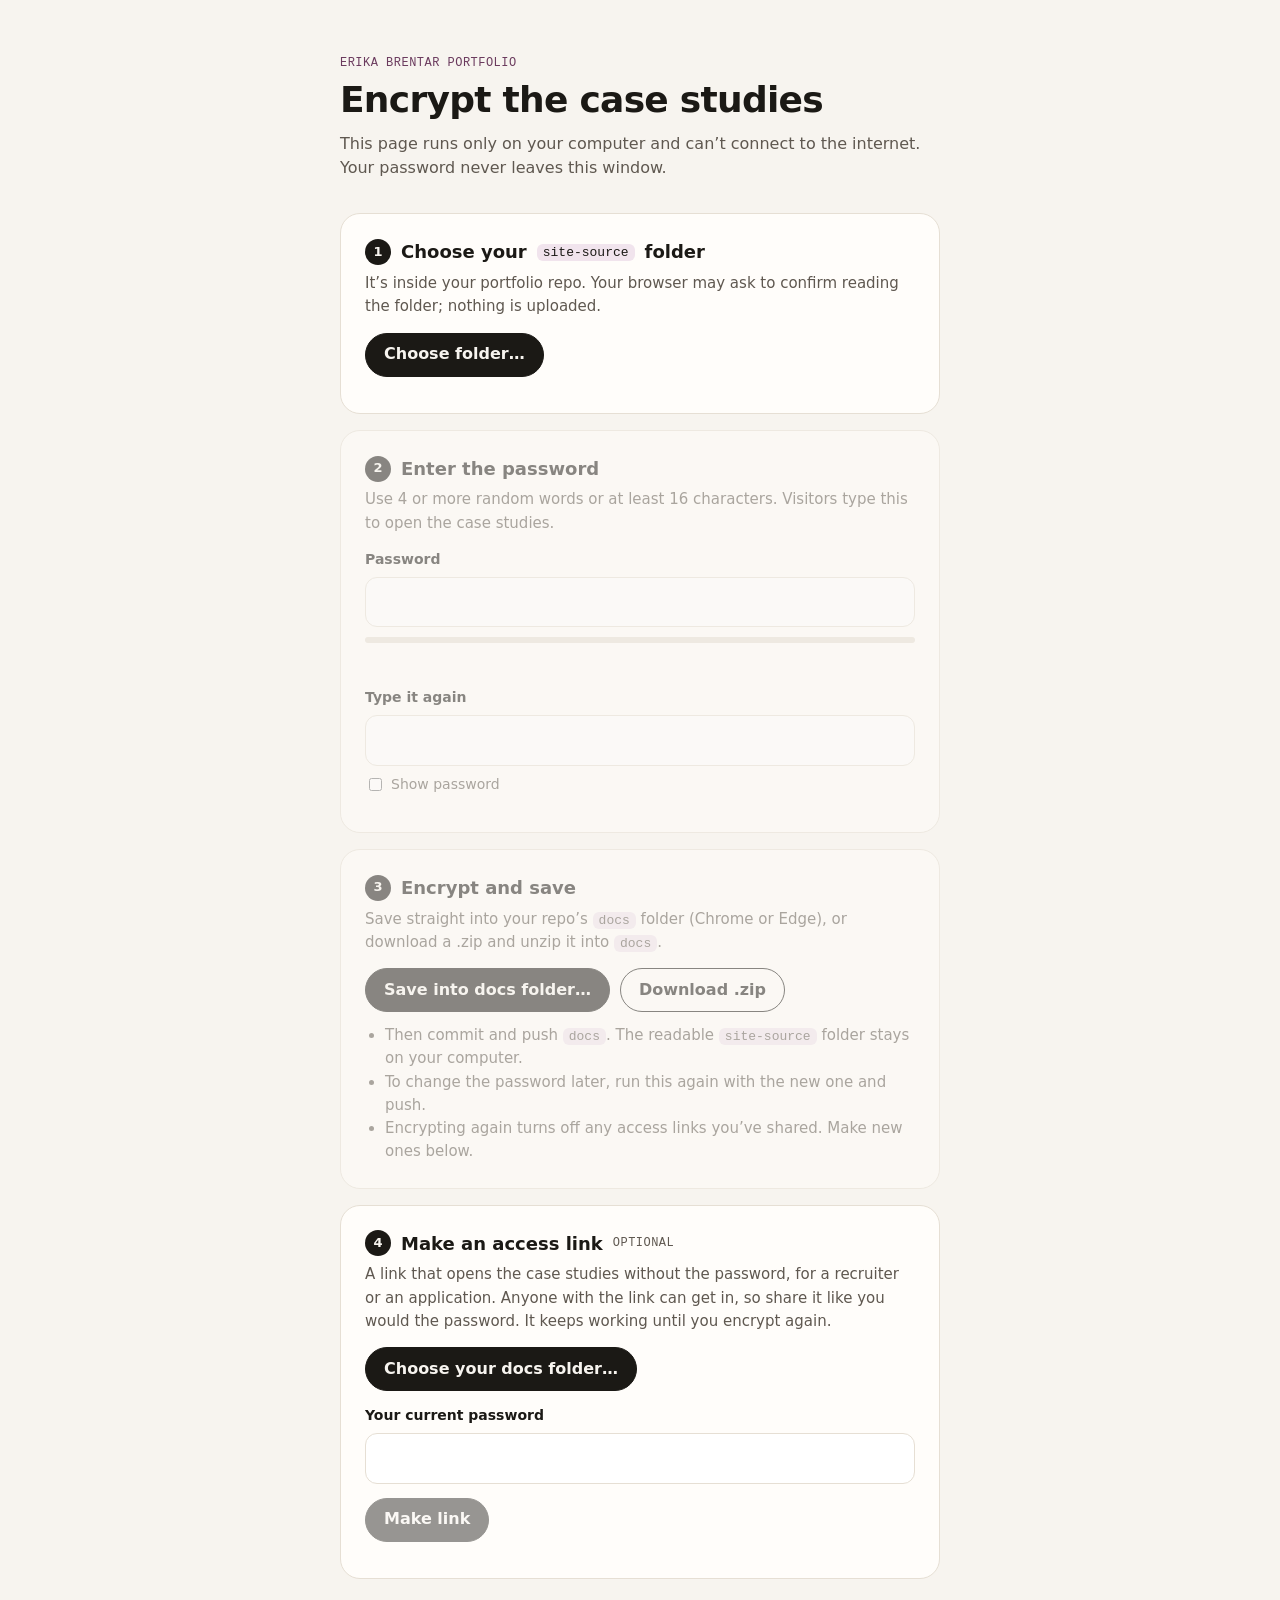
<file: tools/encrypt.html>
<!doctype html>
<html lang="en">
<head>
<meta charset="utf-8">
<meta name="viewport" content="width=device-width, initial-scale=1">
<!-- This page cannot reach the internet: everything happens on your computer. -->
<meta http-equiv="Content-Security-Policy" content="default-src 'none'; script-src 'unsafe-inline'; style-src 'unsafe-inline'; img-src data: blob:; connect-src 'none'; form-action 'none'">
<title>Encrypt portfolio</title>
<style>
:root{--paper:#F7F4EF;--card:#FFFDFA;--ink:#1B1915;--muted:#5F5850;--line:#E6DFD4;--soft:#F1E4ED;--rust:#6B3B5E;--ok:#2F6B4F}
*{box-sizing:border-box}
body{margin:0;background:var(--paper);color:var(--ink);font:16px/1.55 system-ui,-apple-system,"Segoe UI",sans-serif;-webkit-font-smoothing:antialiased}
main{max-width:640px;margin:0 auto;padding:56px 20px 80px}
.k{font:12px ui-monospace,Menlo,monospace;letter-spacing:.04em;text-transform:uppercase;color:var(--rust);margin:0 0 10px}
h1{font-size:36px;line-height:1.1;letter-spacing:-.02em;margin:0 0 12px}
.lede{color:var(--muted);margin:0 0 32px}
.step{background:var(--card);border:1px solid var(--line);border-radius:20px;padding:24px;margin-bottom:16px}
.step h2{font-size:18px;margin:0 0 6px;display:flex;gap:10px;align-items:center}
.n{display:inline-grid;place-items:center;width:26px;height:26px;border-radius:50%;background:var(--ink);color:var(--paper);font-size:13px;flex:none}
.step.done .n{background:var(--ok)}
.step p{margin:0 0 14px;color:var(--muted);font-size:15px}
.step.off{opacity:.5;pointer-events:none}
label{display:block;font-weight:600;font-size:14px;margin:14px 0 6px}
input[type=password],input[type=text]{width:100%;font:inherit;padding:12px 14px;border:1.5px solid var(--line);border-radius:12px;background:#fff;color:var(--ink)}
input:focus-visible,button:focus-visible{outline:2px solid var(--rust);outline-offset:2px}
.row{display:flex;gap:10px;flex-wrap:wrap;align-items:center}
button{font:inherit;font-weight:600;min-height:44px;padding:0 18px;border-radius:999px;border:1.5px solid var(--ink);background:var(--ink);color:var(--paper);cursor:pointer}
button.ghost{background:none;color:var(--ink)}
button:disabled{opacity:.45;cursor:not-allowed}
.file{position:relative;display:inline-flex}
.file input{position:absolute;inset:0;opacity:0;cursor:pointer}
.meter{height:6px;border-radius:999px;background:var(--line);margin-top:10px;overflow:hidden}
.meter i{display:block;height:100%;width:0;background:var(--rust);transition:width .3s,background .3s}
.hint{font-size:14px;color:var(--muted);margin-top:8px;min-height:22px}
.hint.good{color:var(--ok)}
.status{font-size:14px;margin-top:12px;color:var(--muted)}
.status.err{color:#9B2C1A}
.status.ok{color:var(--ok)}
.opt{font:12px ui-monospace,Menlo,monospace;letter-spacing:.04em;text-transform:uppercase;color:var(--muted);font-weight:400}
.linkbox{display:flex;gap:8px;margin-top:14px}.linkbox input{flex:1;min-width:0;font:13px ui-monospace,Menlo,monospace !important}
.linkbox[hidden]{display:none}
.show{font-size:14px;font-weight:500;display:flex;gap:6px;align-items:center;margin-top:8px;color:var(--muted)}
ul{margin:8px 0 0;padding-left:20px;color:var(--muted);font-size:15px}
code{font:13px ui-monospace,Menlo,monospace;background:var(--soft);padding:1px 6px;border-radius:6px}
</style>
</head>
<body>
<main>
  <p class="k">Erika Brentar portfolio</p>
  <h1>Encrypt the case studies</h1>
  <p class="lede">This page runs only on your computer and can’t connect to the internet. Your password never leaves this window.</p>

  <section class="step" id="s1">
    <h2><span class="n">1</span>Choose your <code>site-source</code> folder</h2>
    <p>It’s inside your portfolio repo. Your browser may ask to confirm reading the folder; nothing is uploaded.</p>
    <span class="file"><button type="button" tabindex="-1">Choose folder…</button><input id="dir" type="file" webkitdirectory directory multiple aria-label="Choose your site-source folder"></span>
    <div class="status" id="s1st" role="status"></div>
  </section>

  <section class="step off" id="s2">
    <h2><span class="n">2</span>Enter the password</h2>
    <p>Use 4 or more random words or at least 16 characters. Visitors type this to open the case studies.</p>
    <label for="pw1">Password</label>
    <input id="pw1" type="password" autocomplete="new-password" spellcheck="false">
    <div class="meter" aria-hidden="true"><i id="bar"></i></div>
    <div class="hint" id="hint" aria-live="polite"></div>
    <label for="pw2">Type it again</label>
    <input id="pw2" type="password" autocomplete="new-password" spellcheck="false">
    <label class="show"><input type="checkbox" id="showpw"> Show password</label>
    <div class="status" id="s2st" role="status"></div>
  </section>

  <section class="step off" id="s3">
    <h2><span class="n">3</span>Encrypt and save</h2>
    <p>Save straight into your repo’s <code>docs</code> folder (Chrome or Edge), or download a .zip and unzip it into <code>docs</code>.</p>
    <div class="row">
      <button type="button" id="saveDir">Save into docs folder…</button>
      <button type="button" class="ghost" id="saveZip">Download .zip</button>
    </div>
    <div class="status" id="s3st" role="status"></div>
    <ul>
      <li>Then commit and push <code>docs</code>. The readable <code>site-source</code> folder stays on your computer.</li>
      <li>To change the password later, run this again with the new one and push.</li>
      <li>Encrypting again turns off any access links you’ve shared. Make new ones below.</li>
    </ul>
  </section>

  <section class="step" id="s4">
    <h2><span class="n">4</span>Make an access link <span class="opt">optional</span></h2>
    <p>A link that opens the case studies without the password, for a recruiter or an application. Anyone with the link can get in, so share it like you would the password. It keeps working until you encrypt again.</p>
    <span class="file"><button type="button" tabindex="-1">Choose your docs folder…</button><input id="docsdir" type="file" webkitdirectory directory multiple aria-label="Choose the docs folder in your repo"></span>
    <div class="status" id="s4dir" role="status"></div>
    <label for="lpw">Your current password</label>
    <input id="lpw" type="password" autocomplete="off" spellcheck="false">
    <div class="row" style="margin-top:14px"><button type="button" id="mklink" disabled>Make link</button></div>
    <div class="linkbox" id="linkbox" hidden>
      <input id="link" type="text" readonly aria-label="Access link">
      <button type="button" class="ghost" id="copylink">Copy</button>
    </div>
    <div class="status" id="s4st" role="status"></div>
  </section>
</main>

<script id="core">
/* ===== encryption core (same format the site's script reads) ===== */
var EBCrypt = (function () {
  var ITER = 600000;
  function rand(n) { var u = new Uint8Array(n); crypto.getRandomValues(u); return u; }
  function b64(u) { var s = ''; for (var i = 0; i < u.length; i++) s += String.fromCharCode(u[i]); return btoa(s); }
  function cat(a, b) { var u = new Uint8Array(a.length + b.length); u.set(a, 0); u.set(b, a.length); return u; }
  async function key(pw, salt, usage) {
    var base = await crypto.subtle.importKey('raw', new TextEncoder().encode(pw.normalize('NFC')), 'PBKDF2', false, ['deriveKey']);
    return crypto.subtle.deriveKey({ name: 'PBKDF2', salt: salt, iterations: ITER, hash: 'SHA-256' }, base, { name: 'AES-GCM', length: 256 }, false, usage);
  }
  async function seal(k, bytes) {
    var iv = rand(12);
    var ct = new Uint8Array(await crypto.subtle.encrypt({ name: 'AES-GCM', iv: iv }, k, bytes));
    return cat(iv, ct);
  }
  // files: { 'public/index.html': Uint8Array, 'private/ai.json': ..., 'private/img/<id>': ... }
  async function encryptSite(files, pw, onProgress) {
    var studies = JSON.parse(new TextDecoder().decode(files['private/studies.json'])).studies;
    var salt = rand(16);
    var k = await key(pw, salt, ['encrypt', 'decrypt']);
    var out = {}, jobs = [];
    Object.keys(files).forEach(function (p) {
      if (p.indexOf('public/') === 0) out[p.slice(7)] = files[p];
      else if (/^private\/img\/[0-9a-f]+$/.test(p)) jobs.push(['cs/img/' + p.split('/').pop() + '.bin', files[p]]);
    });
    studies.forEach(function (s) {
      if (!files['private/' + s + '.json']) throw new Error('Missing private/' + s + '.json');
      jobs.push(['cs/' + s + '.bin', files['private/' + s + '.json']]);
    });
    for (var i = 0; i < jobs.length; i++) { out[jobs[i][0]] = await seal(k, jobs[i][1]); if (onProgress) onProgress(i + 1, jobs.length); }
    out['site.json'] = new TextEncoder().encode(JSON.stringify({ v: 1, salt: b64(salt), iterations: ITER, studies: studies }));
    out['.nojekyll'] = new Uint8Array(0);
    // check: everything decrypts again with this password
    var first = out['cs/' + studies[0] + '.bin'];
    await crypto.subtle.decrypt({ name: 'AES-GCM', iv: first.slice(0, 12) }, k, first.slice(12));
    return out;
  }
  return { encryptSite: encryptSite, ITER: ITER };
})();
</script>

<script>
/* ===== page ===== */
var FILES = null;
var $ = function (id) { return document.getElementById(id); };
function st(id, msg, cls) { var e = $(id); e.textContent = msg; e.className = 'status' + (cls ? ' ' + cls : ''); }

$('dir').addEventListener('change', async function (e) {
  var list = [].slice.call(e.target.files || []);
  var files = {};
  for (var i = 0; i < list.length; i++) {
    var f = list[i], rel = (f.webkitRelativePath || f.name).split('/').slice(1).join('/');
    if (!rel || /(^|\/)\./.test(rel) || /Thumbs\.db$/i.test(rel)) continue;
    files[rel] = new Uint8Array(await f.arrayBuffer());
  }
  if (!files['public/index.html'] || !files['private/studies.json']) {
    FILES = null; st('s1st', 'That doesn’t look like the site-source folder. Choose the folder that has “public” and “private” inside it.', 'err');
    $('s2').classList.add('off'); $('s3').classList.add('off'); return;
  }
  FILES = files;
  var n = Object.keys(files).filter(function (p) { return p.indexOf('private/') === 0; }).length;
  st('s1st', 'Found the site: ' + n + ' private files to encrypt.', 'ok');
  $('s1').classList.add('done'); $('s2').classList.remove('off'); $('pw1').focus();
});

var COMMON = ['password', 'growth', 'portfolio', 'erika', 'brentar', 'design', 'designer', 'codecademy', 'articulate', 'qwerty', '123456', 'letmein', 'welcome'];
function strength(p) {
  if (!p) return { s: 0, msg: '' };
  var low = p.toLowerCase(), words = p.split(/[\s\-_.]+/).filter(function (w) { return w.length >= 3; }).length;
  var classes = [/[a-z]/, /[A-Z]/, /[0-9]/, /[^a-zA-Z0-9]/].filter(function (r) { return r.test(p); }).length;
  if (COMMON.some(function (w) { return low.indexOf(w) >= 0 && low.replace(w, '').length < 8; })) return { s: 1, msg: 'Too easy to guess. Avoid your name, the companies, or common words on their own.' };
  if (p.length < 12) return { s: 1, msg: 'Too short. Aim for 4+ random words or 16+ characters.' };
  if (p.length >= 20 || (words >= 4 && p.length >= 16)) return { s: 4, msg: 'Strong. This would take an attacker an impractically long time to guess.' };
  if (p.length >= 16 || (classes >= 3 && p.length >= 14)) return { s: 3, msg: 'Good. A fifth word or a few more characters makes it even stronger.' };
  return { s: 2, msg: 'Okay, but longer is much safer. Add another word.' };
}
function check() {
  var a = $('pw1').value, b = $('pw2').value, r = strength(a);
  $('bar').style.width = (r.s * 25) + '%';
  $('bar').style.background = r.s >= 3 ? 'var(--ok)' : 'var(--rust)';
  $('hint').textContent = r.msg; $('hint').className = 'hint' + (r.s >= 3 ? ' good' : '');
  var ok = r.s >= 2 && a === b;
  if (b && a !== b) st('s2st', 'The two passwords don’t match yet.', 'err'); else st('s2st', ok ? 'Ready to encrypt.' : '', ok ? 'ok' : '');
  $('s3').classList.toggle('off', !ok || !FILES);
  $('s2').classList.toggle('done', ok);
}
['pw1', 'pw2'].forEach(function (id) { $(id).addEventListener('input', check); });
$('showpw').addEventListener('change', function () { var t = this.checked ? 'text' : 'password'; $('pw1').type = t; $('pw2').type = t; });

async function build() {
  $('saveDir').disabled = $('saveZip').disabled = true;
  st('s3st', 'Encrypting… this takes a few seconds.');
  try {
    var out = await EBCrypt.encryptSite(FILES, $('pw1').value, function (i, n) { st('s3st', 'Encrypting… ' + i + ' of ' + n); });
    return out;
  } finally { $('saveDir').disabled = $('saveZip').disabled = false; }
}

$('saveDir').addEventListener('click', async function () {
  if (!window.showDirectoryPicker) { st('s3st', 'Your browser can’t save into a folder directly. Use “Download .zip” instead.', 'err'); return; }
  var dir;
  try { dir = await showDirectoryPicker({ id: 'eb-docs', mode: 'readwrite' }); } catch (e) { return; }
  if (dir.name !== 'docs' && !confirm('The folder you chose is “' + dir.name + '”, not “docs”. Save there anyway?')) return;
  try {
    var out = await build();
    st('s3st', 'Saving…');
    try { await dir.removeEntry('cs', { recursive: true }); } catch (e) {}
    for (var p in out) {
      var parts = p.split('/'), d = dir;
      for (var i = 0; i < parts.length - 1; i++) d = await d.getDirectoryHandle(parts[i], { create: true });
      var fh = await d.getFileHandle(parts[parts.length - 1], { create: true });
      var w = await fh.createWritable(); await w.write(out[p]); await w.close();
    }
    st('s3st', 'Done. Saved ' + Object.keys(out).length + ' files into “' + dir.name + '”. Commit and push to publish.', 'ok');
    $('s3').classList.add('done');
  } catch (e) { st('s3st', 'Something went wrong: ' + e.message, 'err'); }
});

/* ===== step 4: access link ===== */
var SITE = 'https://erikabrentar.com/';
var DOCS = null;
$('docsdir').addEventListener('change', async function (e) {
  DOCS = null; $('linkbox').hidden = true; st('s4st', '');
  var fl = Array.prototype.slice.call(e.target.files || []);
  var find = function (rel) { return fl.find(function (f) { var p = (f.webkitRelativePath || f.name).split('/'); return p.slice(1).join('/') === rel; }); };
  var cfgF = find('site.json');
  if (!cfgF) { st('s4dir', 'That folder has no site.json. Choose the docs folder inside your repo (the one you push).', 'err'); $('mklink').disabled = true; return; }
  try {
    var cfg = JSON.parse(await cfgF.text());
    var binF = find('cs/' + cfg.studies[0] + '.bin');
    if (!binF) throw new Error('missing');
    DOCS = { cfg: cfg, bin: new Uint8Array(await binF.arrayBuffer()) };
    st('s4dir', 'Found your published site (' + cfg.studies.length + ' case studies).', 'ok');
    $('mklink').disabled = false;
  } catch (er) { st('s4dir', 'Couldn’t read that docs folder. Make sure it’s the one you encrypted into.', 'err'); $('mklink').disabled = true; }
});
function b64url(u) { var s = ''; for (var i = 0; i < u.length; i++) s += String.fromCharCode(u[i]); return btoa(s).replace(/\+/g, '-').replace(/\//g, '_').replace(/=+$/, ''); }
$('mklink').addEventListener('click', async function () {
  var pw = $('lpw').value;
  if (!DOCS || !pw) { st('s4st', 'Choose your docs folder and type your password first.', 'err'); return; }
  $('mklink').disabled = true; st('s4st', 'Checking your password…');
  try {
    var bin = function (s) { var b = atob(s), u = new Uint8Array(b.length); for (var i = 0; i < b.length; i++) u[i] = b.charCodeAt(i); return u; };
    var base = await crypto.subtle.importKey('raw', new TextEncoder().encode(pw.normalize('NFC')), 'PBKDF2', false, ['deriveKey']);
    var k = await crypto.subtle.deriveKey({ name: 'PBKDF2', salt: bin(DOCS.cfg.salt), iterations: DOCS.cfg.iterations, hash: 'SHA-256' }, base, { name: 'AES-GCM', length: 256 }, true, ['decrypt']);
    try { await crypto.subtle.decrypt({ name: 'AES-GCM', iv: DOCS.bin.slice(0, 12) }, k, DOCS.bin.slice(12)); }
    catch (er) { st('s4st', 'That password doesn’t match this docs folder. Use the one you encrypted with.', 'err'); return; }
    var raw = new Uint8Array(await crypto.subtle.exportKey('raw', k));
    $('link').value = SITE + '#access=' + b64url(raw);
    $('linkbox').hidden = false;
    st('s4st', 'Here’s your link. It works once this docs folder is pushed, and stops working the next time you encrypt.', 'ok');
    $('s4').classList.add('done');
  } catch (er) { st('s4st', 'Something went wrong: ' + er.message, 'err'); }
  finally { $('mklink').disabled = false; }
});
$('copylink').addEventListener('click', async function () {
  var v = $('link').value;
  try { await navigator.clipboard.writeText(v); } catch (e) { $('link').select(); try { document.execCommand('copy'); } catch (e2) {} }
  $('copylink').textContent = 'Copied'; setTimeout(function () { $('copylink').textContent = 'Copy'; }, 1600);
});

/* minimal .zip writer (stored, no compression) */
function zip(files) {
  var crcT = new Uint32Array(256);
  for (var n = 0; n < 256; n++) { var c = n; for (var k = 0; k < 8; k++) c = c & 1 ? 0xEDB88320 ^ (c >>> 1) : c >>> 1; crcT[n] = c >>> 0; }
  function crc(u) { var c = 0xFFFFFFFF; for (var i = 0; i < u.length; i++) c = crcT[(c ^ u[i]) & 255] ^ (c >>> 8); return (c ^ 0xFFFFFFFF) >>> 0; }
  var enc = new TextEncoder(), parts = [], central = [], off = 0;
  var d = new Date(), time = (d.getHours() << 11) | (d.getMinutes() << 5) | (d.getSeconds() >> 1), date = ((d.getFullYear() - 1980) << 9) | ((d.getMonth() + 1) << 5) | d.getDate();
  Object.keys(files).forEach(function (name) {
    var data = files[name], nm = enc.encode('docs/' + name), c = crc(data);
    var h = new DataView(new ArrayBuffer(30));
    h.setUint32(0, 0x04034b50, true); h.setUint16(4, 20, true); h.setUint16(6, 0x0800, true); h.setUint16(8, 0, true);
    h.setUint16(10, time, true); h.setUint16(12, date, true); h.setUint32(14, c, true); h.setUint32(18, data.length, true); h.setUint32(22, data.length, true);
    h.setUint16(26, nm.length, true); h.setUint16(28, 0, true);
    parts.push(new Uint8Array(h.buffer), nm, data);
    var ch = new DataView(new ArrayBuffer(46));
    ch.setUint32(0, 0x02014b50, true); ch.setUint16(4, 20, true); ch.setUint16(6, 20, true); ch.setUint16(8, 0x0800, true); ch.setUint16(10, 0, true);
    ch.setUint16(12, time, true); ch.setUint16(14, date, true); ch.setUint32(16, c, true); ch.setUint32(20, data.length, true); ch.setUint32(24, data.length, true);
    ch.setUint16(28, nm.length, true); ch.setUint32(42, off, true);
    central.push(new Uint8Array(ch.buffer), nm);
    off += 30 + nm.length + data.length;
  });
  var csize = central.reduce(function (a, u) { return a + u.length; }, 0);
  var end = new DataView(new ArrayBuffer(22));
  end.setUint32(0, 0x06054b50, true); end.setUint16(8, Object.keys(files).length, true); end.setUint16(10, Object.keys(files).length, true);
  end.setUint32(12, csize, true); end.setUint32(16, off, true);
  return new Blob(parts.concat(central, [new Uint8Array(end.buffer)]), { type: 'application/zip' });
}

$('saveZip').addEventListener('click', async function () {
  try {
    var out = await build();
    var a = document.createElement('a'); a.href = URL.createObjectURL(zip(out)); a.download = 'docs.zip';
    document.body.appendChild(a); a.click(); a.remove();
    st('s3st', 'Downloaded docs.zip. Unzip it into your repo so it replaces the docs folder, then commit and push.', 'ok');
    $('s3').classList.add('done');
  } catch (e) { st('s3st', 'Something went wrong: ' + e.message, 'err'); }
});
</script>
</body>
</html>
</file>
